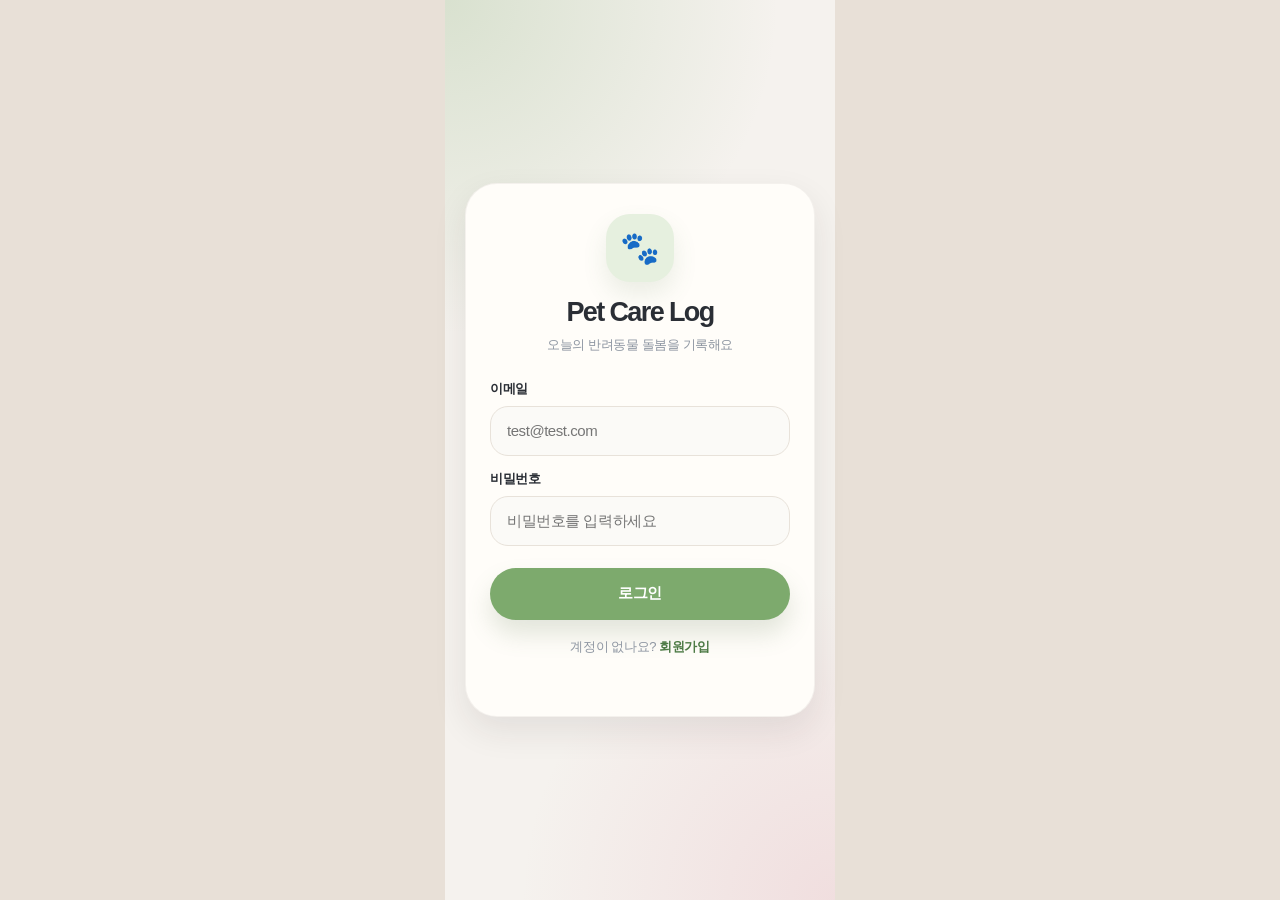
<file: src/main/resources/static/login.html>
<!DOCTYPE html>
<html lang="ko">
<head>
    <meta charset="UTF-8">
    <meta name="viewport" content="width=device-width, initial-scale=1.0">
    <title>PetCareLog 로그인</title>

    <link rel="stylesheet" href="./css/00-tokens.css">
    <link rel="stylesheet" href="./css/01-base.css">
    <link rel="stylesheet" href="./css/10-auth.css">
</head>
<body>
    <main class="auth-page">
        <section class="auth-card">
            <div class="auth-brand">
                <div class="auth-logo">🐾</div>
                <h1>Pet Care Log</h1>
                <p>오늘의 반려동물 돌봄을 기록해요</p>
            </div>

            <form class="auth-form" action="/login" method="post">
                <div class="auth-field">
                    <label for="email">이메일</label>
                    <input id="email" type="email" name="email" placeholder="test@test.com" required>
                </div>

                <div class="auth-field">
                    <label for="password">비밀번호</label>
                    <input id="password" type="password" name="password" placeholder="비밀번호를 입력하세요" required>
                </div>

                <button class="auth-submit" type="submit">로그인</button>
            </form>

            <p class="auth-link">
                계정이 없나요?
                <a href="/signup.html">회원가입</a>
            </p>

            <p id="message" class="auth-message"></p>
        </section>
    </main>

    <script>
        const params = new URLSearchParams(window.location.search);
        const message = document.getElementById('message');

        if (params.get('error') === 'true') {
            message.textContent = '이메일 또는 비밀번호가 올바르지 않습니다.';
        }

        if (params.get('logout') === 'true') {
            message.textContent = '로그아웃되었습니다.';
            message.classList.add('success');
        }

        if (params.get('signup') === 'true') {
            message.textContent = '회원가입이 완료되었습니다. 로그인해 주세요.';
            message.classList.add('success');
        }
    </script>
</body>
</html>
</file>
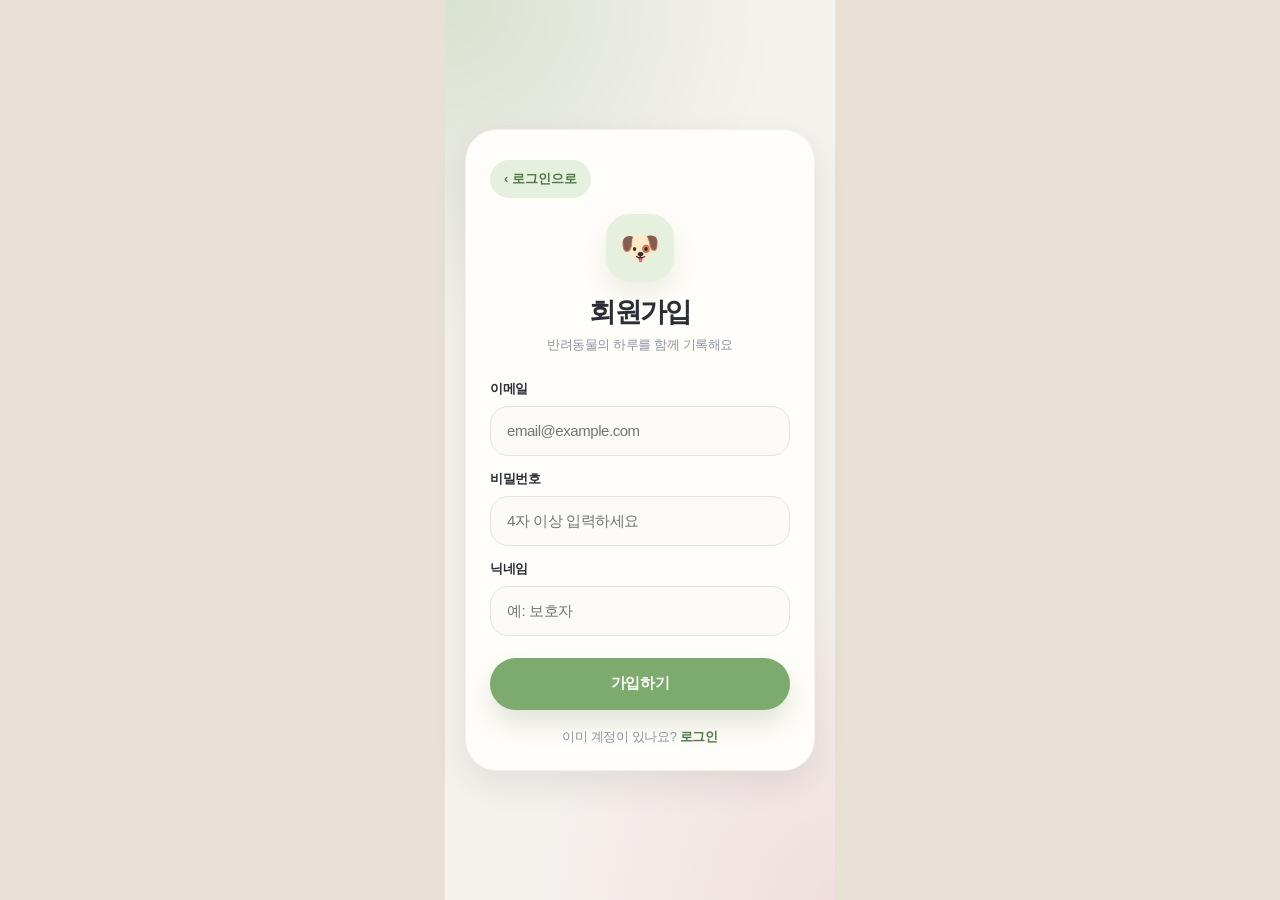
<file: src/main/resources/static/signup.html>
<!DOCTYPE html>
<html lang="ko">
<head>
    <meta charset="UTF-8">
    <meta name="viewport" content="width=device-width, initial-scale=1.0">
    <title>PetCareLog 회원가입</title>

    <link rel="stylesheet" href="./css/00-tokens.css">
    <link rel="stylesheet" href="./css/01-base.css">
    <link rel="stylesheet" href="./css/10-auth.css">
</head>
<body>
    <main class="auth-page">
        <section class="auth-card">
            <a class="auth-back" href="/login.html">‹ 로그인으로</a>

            <div class="auth-brand">
                <div class="auth-logo">🐶</div>
                <h1>회원가입</h1>
                <p>반려동물의 하루를 함께 기록해요</p>
            </div>

            <form class="auth-form" action="/signup" method="post">
                <div class="auth-field">
                    <label for="email">이메일</label>
                    <input id="email" type="email" name="email" placeholder="email@example.com" required>
                </div>

                <div class="auth-field">
                    <label for="password">비밀번호</label>
                    <input id="password" type="password" name="password" placeholder="4자 이상 입력하세요" minlength="4" required>
                </div>

                <div class="auth-field">
                    <label for="nickname">닉네임</label>
                    <input id="nickname" type="text" name="nickname" placeholder="예: 보호자" required>
                </div>

                <button class="auth-submit" type="submit">가입하기</button>
            </form>

            <p class="auth-link">
                이미 계정이 있나요?
                <a href="/login.html">로그인</a>
            </p>
        </section>
    </main>
</body>
</html>
</file>
<file: src/main/resources/static/css/00-tokens.css>
:root {
  --bg: #f5f2ee;
  --paper: #fffdf9;
  --soft: #ede8e0;
  --text: #2a2e35;
  --sub: #8d95a1;
  --line: #e8e2da;

  /* 메인 컬러 - 따뜻한 톤으로 조정 */
  --green: #7daa6d;
  --green-dark: #4d7a45;
  --blue: #6090cc;
  --pink: #d4788e;
  --purple: #8158be;
  --yellow: #d4a84a;
  --brown: #9a6a55;

  /* 새로 추가된 컬러 */
  --orange: #e0844a;
  --teal: #4a9e8e;

  /* 그림자 */
  --shadow: 0 14px 34px rgba(40, 36, 30, 0.09);
  --shadow-sm: 0 6px 16px rgba(40, 36, 30, 0.06);

  /* 반경 */
  --radius: 24px;
  --radius-sm: 16px;

  /* 안전 영역 */
  --safe: env(safe-area-inset-bottom, 0px);
}
</file>
<file: src/main/resources/static/css/01-base.css>
* { box-sizing: border-box; }
    body {
      margin: 0;
      background: #e8e0d7;
      color: var(--text);
      font-family: -apple-system, BlinkMacSystemFont, "Segoe UI", Pretendard, Apple SD Gothic Neo, sans-serif;
      display: flex;
      justify-content: center;
    }
    button, input, textarea { font: inherit; }
    button { border: 0; background: none; color: inherit; cursor: pointer; }
    input, textarea { outline: none; }

    .app {
      width: min(100vw, 390px);
      min-height: 100vh;
      background: var(--bg);
      position: relative;
      overflow: hidden;
    }

    .page {
      display: none;
      min-height: 100vh;
      padding: 24px 18px 104px;
    }
    .page.active { display: block; }

    .top {
      display: flex;
      align-items: center;
      justify-content: space-between;
      gap: 12px;
      margin-bottom: 16px;
    }
    .title h1 {
      margin: 0;
      font-size: 25px;
      letter-spacing: -0.055em;
      line-height: 1.08;
    }
    .title p {
      margin: 6px 0 0;
      color: var(--sub);
      font-size: 13px;
      letter-spacing: -0.03em;
    }

    .text-btn {
      height: 38px;
      padding: 0 14px;
      border-radius: 999px;
      background: #e6f0df;
      color: var(--green-dark);
      font-size: 13px;
      font-weight: 850;
      letter-spacing: -0.03em;
    }
    .plain-btn {
      height: 38px;
      padding: 0 10px;
      color: var(--pink);
      font-weight: 850;
      font-size: 14px;
    }
    .back-btn {
      width: 38px;
      height: 38px;
      border-radius: 15px;
      display: grid;
      place-items: center;
      background: var(--paper);
      box-shadow: 0 8px 18px rgba(45,41,36,0.06);
    }

    .card {
      background: var(--paper);
      border-radius: var(--radius);
      box-shadow: var(--shadow);
      border: 1px solid rgba(65, 59, 50, 0.05);
    }
</file>
<file: src/main/resources/static/css/10-auth.css>
.auth-page {
  width: min(100vw, 390px);
  min-height: 100vh;
  background:
    radial-gradient(circle at top left, rgba(143, 181, 127, 0.28), transparent 34%),
    radial-gradient(circle at bottom right, rgba(222, 143, 162, 0.20), transparent 32%),
    var(--bg);
  padding: 34px 20px;
  display: flex;
  align-items: center;
  justify-content: center;
}

.auth-card {
  width: 100%;
  background: var(--paper);
  border-radius: 32px;
  padding: 30px 24px 24px;
  box-shadow: var(--shadow);
  border: 1px solid rgba(65, 59, 50, 0.06);
}

.auth-brand {
  display: flex;
  flex-direction: column;
  align-items: center;
  margin-bottom: 26px;
  text-align: center;
}

.auth-logo {
  width: 68px;
  height: 68px;
  border-radius: 24px;
  display: grid;
  place-items: center;
  background: #e6f0df;
  color: var(--green-dark);
  font-size: 32px;
  box-shadow: 0 12px 24px rgba(92, 123, 84, 0.12);
  margin-bottom: 16px;
}

.auth-brand h1 {
  margin: 0;
  color: var(--text);
  font-size: 27px;
  line-height: 1.1;
  letter-spacing: -0.06em;
}

.auth-brand p {
  margin: 8px 0 0;
  color: var(--sub);
  font-size: 13px;
  letter-spacing: -0.03em;
}

.auth-form {
  display: flex;
  flex-direction: column;
  gap: 14px;
}

.auth-field {
  display: flex;
  flex-direction: column;
  gap: 8px;
}

.auth-field label {
  color: var(--text);
  font-size: 13px;
  font-weight: 800;
  letter-spacing: -0.03em;
}

.auth-field input {
  width: 100%;
  height: 50px;
  border: 1px solid var(--line);
  border-radius: 18px;
  background: #fbfaf7;
  color: var(--text);
  padding: 0 16px;
  font-size: 15px;
  letter-spacing: -0.03em;
}

.auth-field input:focus {
  border-color: rgba(143, 181, 127, 0.8);
  box-shadow: 0 0 0 4px rgba(143, 181, 127, 0.14);
  background: #fffdf9;
}

.auth-submit {
  width: 100%;
  height: 52px;
  border: 0;
  border-radius: 999px;
  background: var(--green);
  color: #fff;
  font-weight: 900;
  font-size: 15px;
  letter-spacing: -0.03em;
  margin-top: 8px;
  cursor: pointer;
  box-shadow: 0 14px 24px rgba(92, 123, 84, 0.18);
}

.auth-submit:active {
  transform: translateY(1px);
}

.auth-link {
  margin: 18px 0 0;
  text-align: center;
  color: var(--sub);
  font-size: 13px;
  letter-spacing: -0.03em;
}

.auth-link a {
  color: var(--green-dark);
  font-weight: 900;
  text-decoration: none;
}

.auth-message {
  min-height: 20px;
  margin: 16px 0 0;
  text-align: center;
  color: var(--pink);
  font-size: 13px;
  font-weight: 750;
  letter-spacing: -0.03em;
}

.auth-message.success {
  color: var(--green-dark);
}

.auth-back {
  display: inline-flex;
  align-items: center;
  justify-content: center;
  height: 38px;
  padding: 0 14px;
  border-radius: 999px;
  background: #e6f0df;
  color: var(--green-dark);
  font-size: 13px;
  font-weight: 850;
  text-decoration: none;
  margin-bottom: 16px;
}

@media (max-width: 360px) {
  .auth-page {
    padding: 24px 16px;
  }

  .auth-card {
    padding: 26px 20px 22px;
  }

  .auth-brand h1 {
    font-size: 24px;
  }
}
</file>
